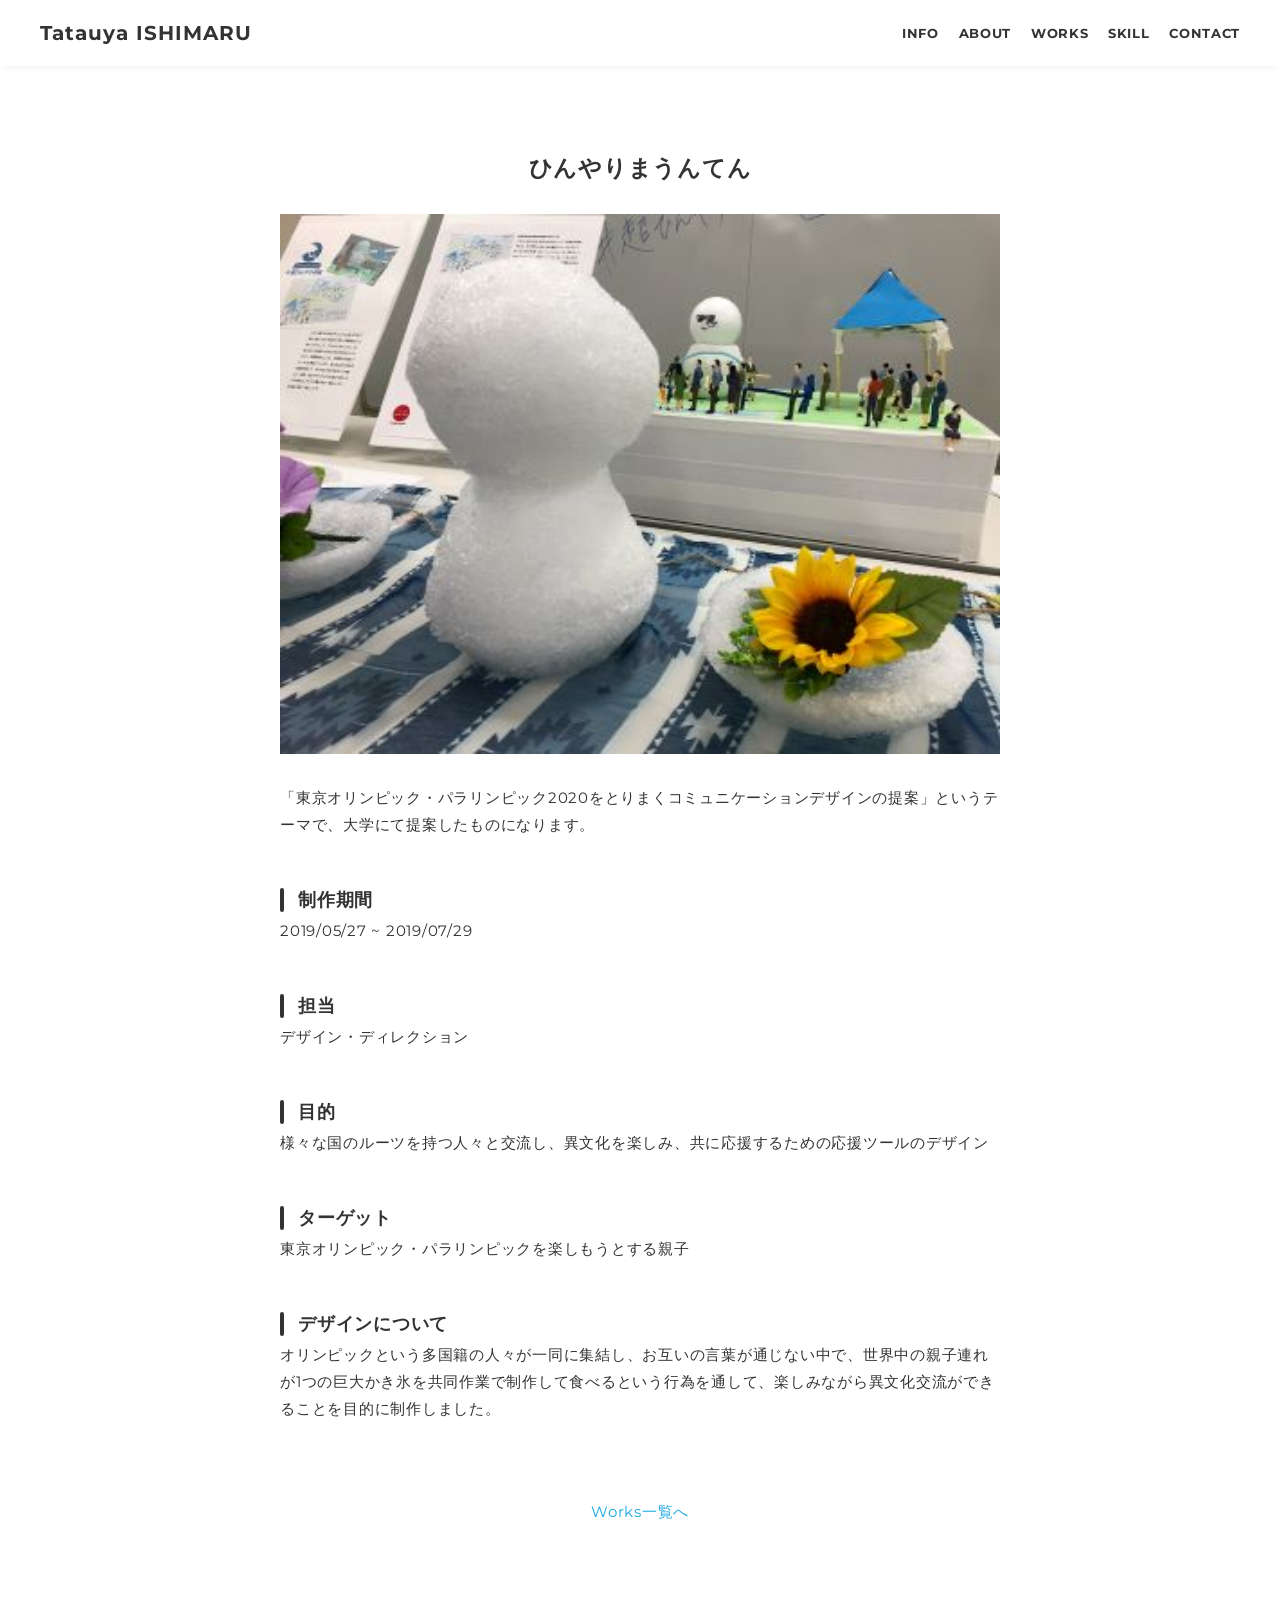
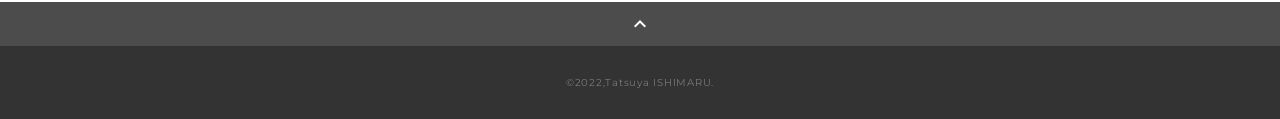
<file: PortfolioSite/01-works.html>
<!DOCTYPE html>
<html>
<head>
    <meta charset="utf-8">
    <meta http-equiv="X-UA-Compatible" content="IE=edge" />
    <meta name="viewport" content="width=device-width,initial-scale=1">
    <meta name="description" content="Tatsuya ISHIMARU's portfolio site." />
    <meta name="format-detection" content="telephone=no">
    <title>Tatsuya ISHIMARU</title>
    <link rel=”canonical” href=https://t-ishimaru.jp/01-works.html” />

    <!-- OGP -->
    <meta property="og:type" content="website">
    <meta property="og:title" content="Tatsuya ISHIMARU">
    <meta property="og:url" content="https://t-ishimaru.jp/01-works.html">
    <meta property="og:description" content="Tatsuya ISHIMARU's portfolio site.">
    <meta property="og:site_name" content="Tatsuya ISHIMARU" />
    <meta property="og:image" content="https://t-ishimaru.jp/img/ogp.png">
    <meta property="og:locale" content="ja_JP" />
    <meta name="twitter:card" content="summary_large_image" />
    <meta property="twitter:title" content="Tatsuya ISHIMARU" />
    <meta property="twitter:description" content="Tatsuya ISHIMARU's portfolio site." />
    <meta property="twitter:image" content="https://t-ishimaru.jp/img/ogp.png" />
    <meta property="fb:app_id" content="728212684908229" />

    <!-- icon -->
    <link rel="shortcut icon" href="img/favicon.ico" />
    <link rel="apple-touch-icon-precomposed" href="img/smartphone_icon_180×180.png" sizes="180x180">
    <link rel="icon" type="image/png" href="img/smartphone_icon_192×192.png" sizes="192x192">

    <!-- WindowsTile-->
    <meta name="msapplication-TileImage" content="https://t-ishimaru.jp/img/msapplication_icon.png" />
    <meta name="msapplication-TileColor" content="#000000" />

    <!-- Font -->
    <link rel="preconnect" href="https://fonts.gstatic.com">
    <link href="https://fonts.googleapis.com/css2?family=Montserrat:wght@400;700&display=swap" rel="stylesheet">
    <link href="https://fonts.googleapis.com/css?family=Material+Icons+Outlined" rel="stylesheet">

    <!-- CSS -->
    <link href="css/ress.css" media="all" rel="stylesheet" type="text/css" />
    <link href="css/style.css" media="all" rel="stylesheet" type="text/css" />

    <!-- Global site tag (gtag.js) - Google Analytics -->
    <script async src="https://www.googletagmanager.com/gtag/js?id=UA-171117516-1"></script>
    <script>
        window.dataLayer = window.dataLayer || [];
        function gtag() { dataLayer.push(arguments); }
        gtag('js', new Date());

        gtag('config', 'UA-171117516-1');
    </script>
</head>

<body>
    <div class="wrapper">
        <header class="header ">
            <div class="container">
                <h1 class="header-logo">
                    <a href=".">Tatauya ISHIMARU</a>
                </h1>
                <nav class="gnav">
                    <ul class="gnav-list">
                        <li class="gnav-item"><a href="./#info">INFO</a></li>
                        <li class="gnav-item"><a href="./#about">ABOUT</a></li>
                        <li class="gnav-item"><a href="./#works">WORKS</a></li>
                        <li class="gnav-item"><a href="./#skill">SKILL</a></li>
                        <li class="gnav-item"><a href="./#contact">CONTACT</a></li>
                    </ul>
                </nav>
            </div>
        </header>

        <main class="content">
            <article class="article">
                <div class="article-container">
                    <h2 class="article-title">ひんやりまうんてん</h2>
                    <div class="article-body">
                        <p>
                            <img src="img/hinyari-mountain.jpg" width="1000" height="913" alt="">
                        </p>
                        <p>
                            「東京オリンピック・パラリンピック2020をとりまくコミュニケーションデザインの提案」というテーマで、大学にて提案したものになります。
                        </p>
                        <h3>制作期間</h3>
                        <p>2019/05/27 ~ 2019/07/29</p>
                        <h3>担当</h3>
                        <p>デザイン・ディレクション</p>
                        <h3>目的</h3>
                        <p>様々な国のルーツを持つ人々と交流し、異文化を楽しみ、共に応援するための応援ツールのデザイン</p>
                        <h3>ターゲット</h3>
                        <p>東京オリンピック・パラリンピックを楽しもうとする親子</p>
                        <h3>デザインについて</h3>
                        <p>
                            オリンピックという多国籍の人々が一同に集結し、お互いの言葉が通じない中で、世界中の親子連れが1つの巨大かき氷を共同作業で制作して食べるという行為を通して、楽しみながら異文化交流ができることを目的に制作しました。
                        </p>
                        <p>

                        </p>
                    </div>
                    <div class="home-link">
                        <a href="./#works">Works一覧へ</a>
                    </div>
                </div>
            </article>

            <div class="page-top" id="js-page-top">
                <span class="material-icons-outlined">expand_less</span>
            </div>
        </main>

        <footer class="footer">
            <div class="copyright">&copy;2022,Tatsuya ISHIMARU.</div>
        </footer>

    </div>
    <script src="https://ajax.googleapis.com/ajax/libs/jquery/3.5.1/jquery.min.js"></script>
    <script type='text/javascript' src="js/script.js"></script>
</body>
</html>
</file>
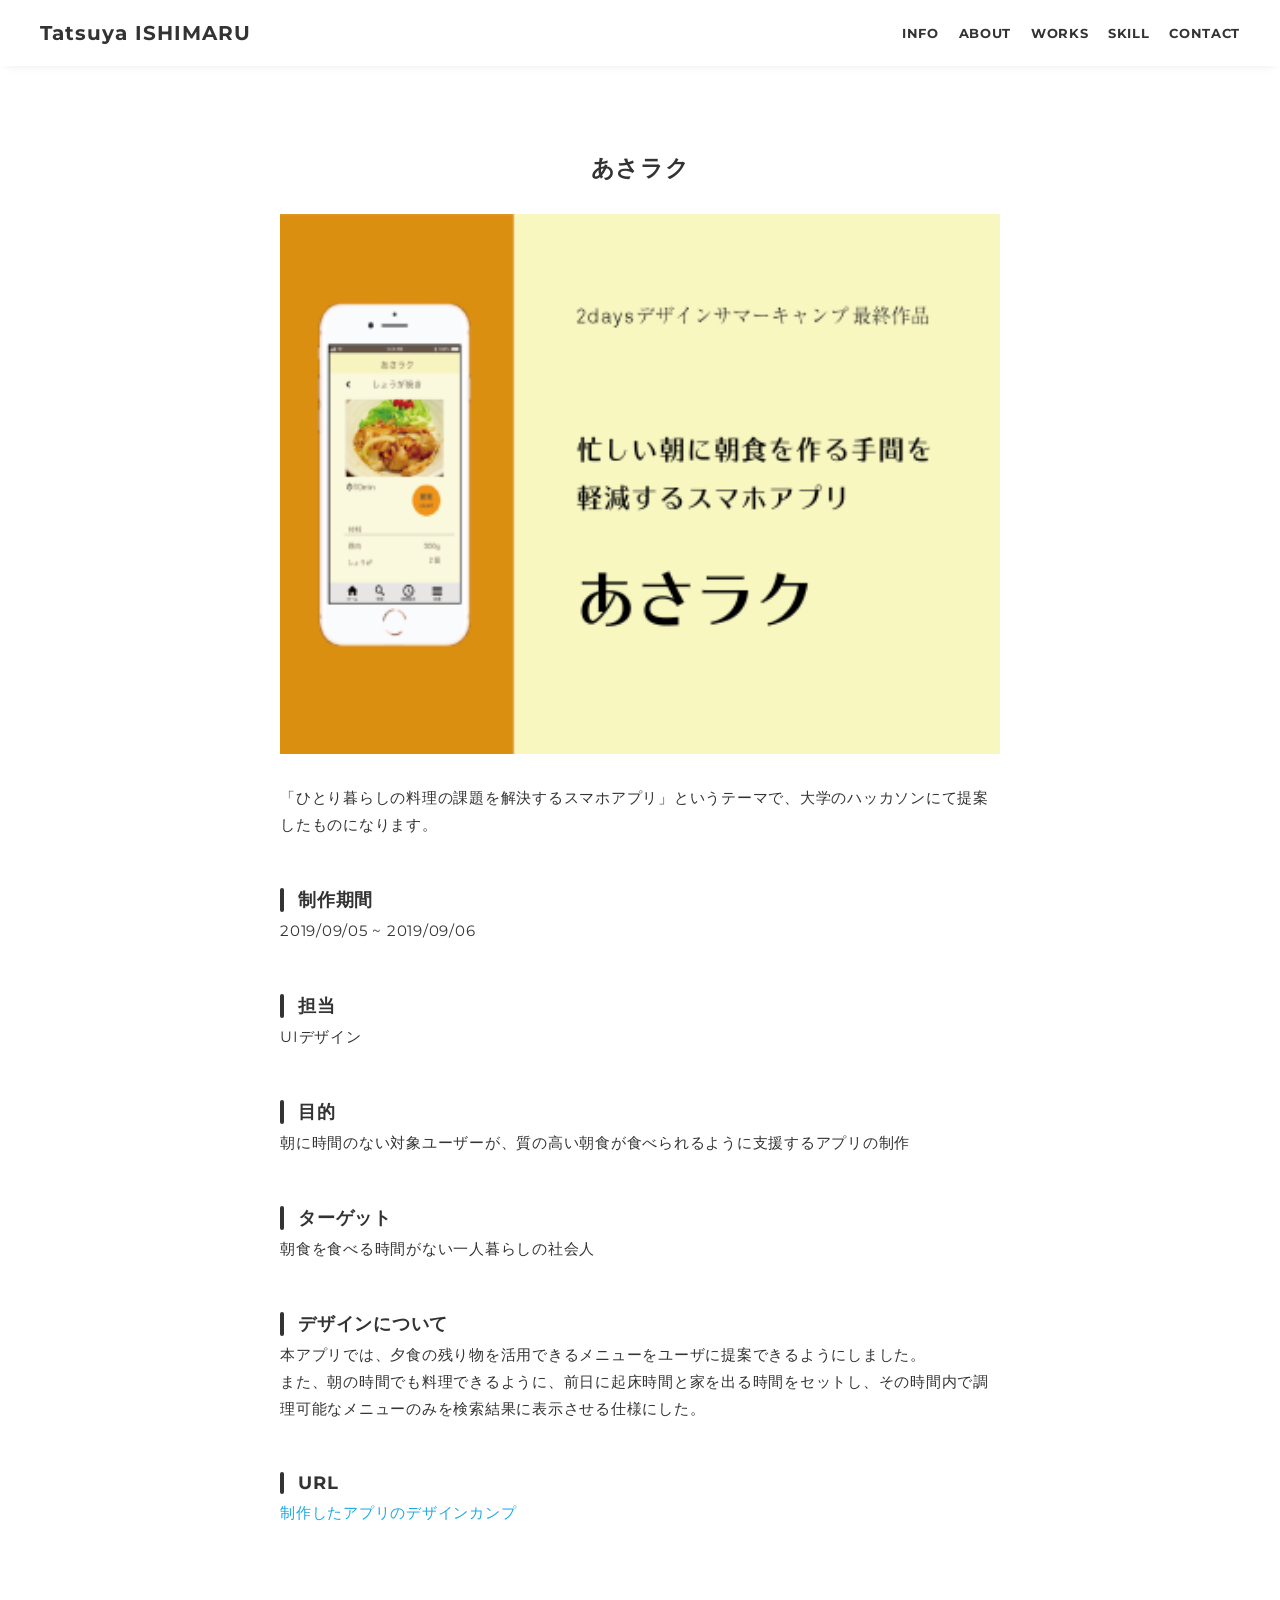
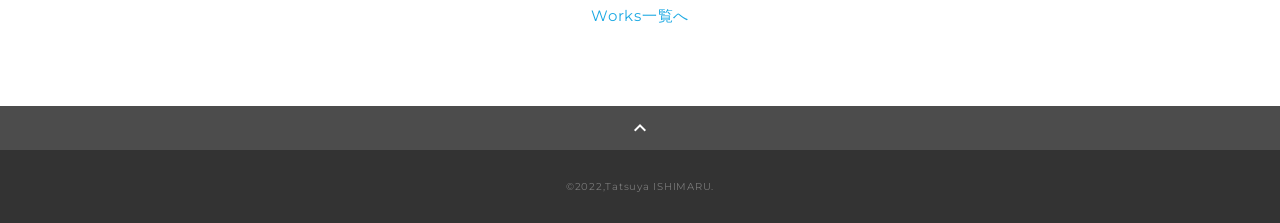
<file: PortfolioSite/02-works.html>
<!DOCTYPE html>
<html>
<head>
    <meta charset="utf-8">
    <meta http-equiv="X-UA-Compatible" content="IE=edge" />
    <meta name="viewport" content="width=device-width,initial-scale=1">
    <meta name="description" content="Tatsuya ISHIMARU's portfolio site." />
    <meta name="format-detection" content="telephone=no">
    <title>Tatsuya ISHIMARU</title>
    <link rel=”canonical” href=https://t-ishimaru.jp/02-works.html” />

    <!-- OGP -->
    <meta property="og:type" content="website">
    <meta property="og:title" content="Tatsuya ISHIMARU">
    <meta property="og:url" content="https://t-ishimaru.jp/02-works.html">
    <meta property="og:description" content="Tatsuya ISHIMARU's portfolio site.">
    <meta property="og:site_name" content="Tatsuya ISHIMARU" />
    <meta property="og:image" content="https://t-ishimaru.jp/img/ogp.png">
    <meta property="og:locale" content="ja_JP" />
    <meta name="twitter:card" content="summary_large_image" />
    <meta property="twitter:title" content="Tatsuya ISHIMARU" />
    <meta property="twitter:description" content="Tatsuya ISHIMARU's portfolio site." />
    <meta property="twitter:image" content="https://t-ishimaru.jp/img/ogp.png" />
    <meta property="fb:app_id" content="728212684908229" />

    <!-- icon -->
    <link rel="shortcut icon" href="img/favicon.ico" />
    <link rel="apple-touch-icon-precomposed" href="img/smartphone_icon_180×180.png" sizes="180x180">
    <link rel="icon" type="image/png" href="img/smartphone_icon_192×192.png" sizes="192x192">

    <!-- WindowsTile-->
    <meta name="msapplication-TileImage" content="https://t-ishimaru.jp/img/msapplication_icon.png" />
    <meta name="msapplication-TileColor" content="#000000" />

    <!-- Font -->
    <link rel="preconnect" href="https://fonts.gstatic.com">
    <link href="https://fonts.googleapis.com/css2?family=Montserrat:wght@400;700&display=swap" rel="stylesheet">
    <link href="https://fonts.googleapis.com/css?family=Material+Icons+Outlined" rel="stylesheet">

    <!-- CSS -->
    <link href="css/ress.css" media="all" rel="stylesheet" type="text/css" />
    <link href="css/style.css" media="all" rel="stylesheet" type="text/css" />

    <!-- Global site tag (gtag.js) - Google Analytics -->
    <script async src="https://www.googletagmanager.com/gtag/js?id=UA-171117516-1"></script>
    <script>
        window.dataLayer = window.dataLayer || [];
        function gtag() { dataLayer.push(arguments); }
        gtag('js', new Date());

        gtag('config', 'UA-171117516-1');
    </script>
</head>

<body>
    <div class="wrapper">
        <header class="header ">
            <div class="container">
                <h1 class="header-logo">
                    <a href=".">Tatsuya ISHIMARU</a>
                </h1>
                <nav class="gnav">
                    <ul class="gnav-list">
                        <li class="gnav-item"><a href="./#info">INFO</a></li>
                        <li class="gnav-item"><a href="./#about">ABOUT</a></li>
                        <li class="gnav-item"><a href="./#works">WORKS</a></li>
                        <li class="gnav-item"><a href="./#skill">SKILL</a></li>
                        <li class="gnav-item"><a href="./#contact">CONTACT</a></li>
                    </ul>
                </nav>
            </div>
        </header>

        <main class="content">
            <article class="article">
                <div class="article-container">
                    <h2 class="article-title">あさラク</h2>
                    <div class="article-body">
                        <p>
                            <img src="img/asaraku.png" width="1000" height="913" alt="">
                        </p>
                        <p>
                            「ひとり暮らしの料理の課題を解決するスマホアプリ」というテーマで、大学のハッカソンにて提案したものになります。
                        </p>
                        <h3>制作期間</h3>
                        <p>2019/09/05 ~ 2019/09/06</p>
                        <h3>担当</h3>
                        <p>UIデザイン</p>
                        <h3>目的</h3>
                        <p>朝に時間のない対象ユーザーが、質の高い朝食が食べられるように支援するアプリの制作</p>
                        <h3>ターゲット</h3>
                        <p>朝食を食べる時間がない一人暮らしの社会人</p>
                        <h3>デザインについて</h3>
                        <p>
                            本アプリでは、夕食の残り物を活用できるメニューをユーザに提案できるようにしました。<br>
                            また、朝の時間でも料理できるように、前日に起床時間と家を出る時間をセットし、その時間内で調理可能なメニューのみを検索結果に表示させる仕様にした。
                        <h3>URL</h3>
                        <p><a href="https://www.figma.com/file/C9VjlBTx7DJOZGnx6kdKDv/20190906_%25E3%2582%25AF%25E3%2583%2583%25E3%2582%25AF%25E3%2583%2591%25E3%2583%2583%25E3%2583%2589_%25E6%259C%2580%25E7%25B5%2582%25E4%25BD%259C%25E5%2593%2581%25E3%2580%258E%25E3%2581%2582%25E3%2581%2595%25E3%2583%25A9%25E3%2582%25AF%25E3%2580%258F" target="_blank" rel="noopener">制作したアプリのデザインカンプ</a></p>
                    </div>
                    <div class="home-link">
                        <a href="./#works">Works一覧へ</a>
                    </div>
                </div>
            </article>

            <div class="page-top" id="js-page-top">
                <span class="material-icons-outlined">expand_less</span>
            </div>
        </main>

        <footer class="footer">
            <div class="copyright">&copy;2022,Tatsuya ISHIMARU.</div>
        </footer>

    </div>
    <script src="https://ajax.googleapis.com/ajax/libs/jquery/3.5.1/jquery.min.js"></script>
    <script type='text/javascript' src="js/script.js"></script>
</body>
</html>
</file>
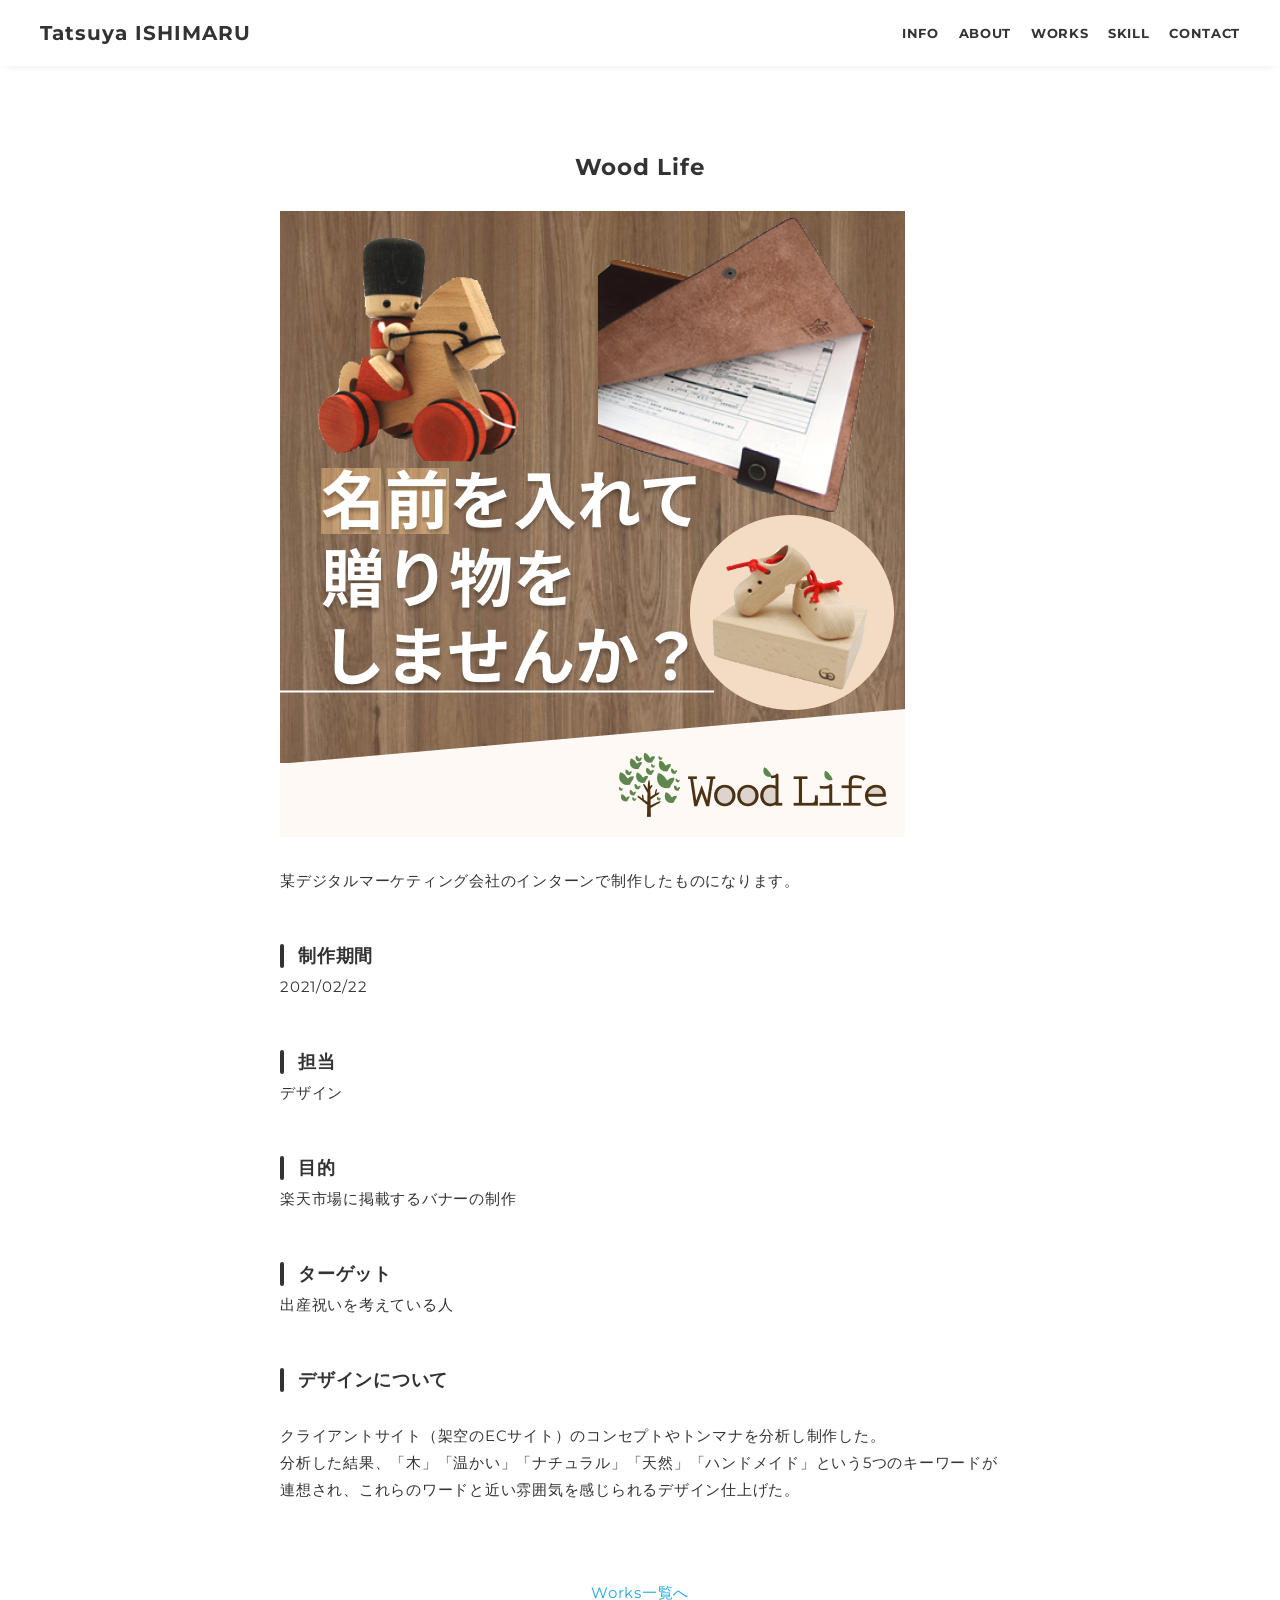
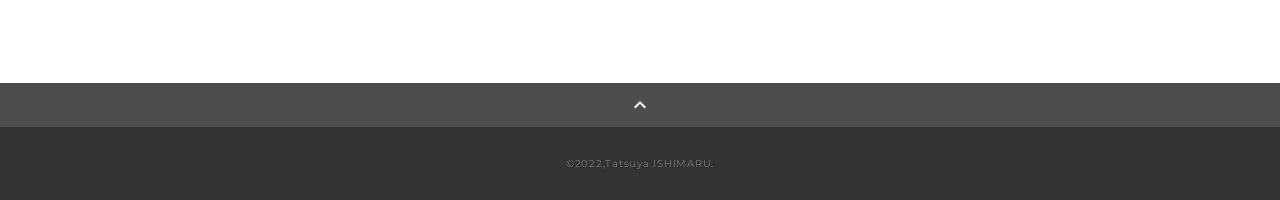
<file: PortfolioSite/05-works.html>
<!DOCTYPE html>
<html>
<head>
    <meta charset="utf-8">
    <meta http-equiv="X-UA-Compatible" content="IE=edge" />
    <meta name="viewport" content="width=device-width,initial-scale=1">
    <meta name="description" content="Tatsuya ISHIMARU's portfolio site." />
    <meta name="format-detection" content="telephone=no">
    <title>Tatsuya ISHIMARU</title>
    <link rel=”canonical” href=https://t-ishimaru.jp/05-works.html” />

    <!-- OGP -->
    <meta property="og:type" content="website">
    <meta property="og:title" content="Tatsuya ISHIMARU">
    <meta property="og:url" content="https://t-ishimaru.jp/05-works.html">
    <meta property="og:description" content="Tatsuya ISHIMARU's portfolio site.">
    <meta property="og:site_name" content="Tatsuya ISHIMARU" />
    <meta property="og:image" content="https://t-ishimaru.jp/img/ogp.png">
    <meta property="og:locale" content="ja_JP" />
    <meta name="twitter:card" content="summary_large_image" />
    <meta property="twitter:title" content="Tatsuya ISHIMARU" />
    <meta property="twitter:description" content="Tatsuya ISHIMARU's portfolio site." />
    <meta property="twitter:image" content="https://t-ishimaru.jp/img/ogp.png" />
    <meta property="fb:app_id" content="728212684908229" />

    <!-- icon -->
    <link rel="shortcut icon" href="img/favicon.ico" />
    <link rel="apple-touch-icon-precomposed" href="img/smartphone_icon_180×180.png" sizes="180x180">
    <link rel="icon" type="image/png" href="img/smartphone_icon_192×192.png" sizes="192x192">

    <!-- WindowsTile-->
    <meta name="msapplication-TileImage" content="https://t-ishimaru.jp/img/msapplication_icon.png" />
    <meta name="msapplication-TileColor" content="#000000" />

    <!-- Font -->
    <link rel="preconnect" href="https://fonts.gstatic.com">
    <link href="https://fonts.googleapis.com/css2?family=Montserrat:wght@400;700&display=swap" rel="stylesheet">
    <link href="https://fonts.googleapis.com/css?family=Material+Icons+Outlined" rel="stylesheet">

    <!-- CSS -->
    <link href="css/ress.css" media="all" rel="stylesheet" type="text/css" />
    <link href="css/style.css" media="all" rel="stylesheet" type="text/css" />

    <!-- Global site tag (gtag.js) - Google Analytics -->
    <script async src="https://www.googletagmanager.com/gtag/js?id=UA-171117516-1"></script>
    <script>
        window.dataLayer = window.dataLayer || [];
        function gtag() { dataLayer.push(arguments); }
        gtag('js', new Date());

        gtag('config', 'UA-171117516-1');
    </script>
</head>

<body>
    <div class="wrapper">
        <header class="header ">
            <div class="container">
                <h1 class="header-logo">
                    <a href=".">Tatsuya ISHIMARU</a>
                </h1>
                <nav class="gnav">
                    <ul class="gnav-list">
                        <li class="gnav-item"><a href="./#info">INFO</a></li>
                        <li class="gnav-item"><a href="./#about">ABOUT</a></li>
                        <li class="gnav-item"><a href="./#works">WORKS</a></li>
                        <li class="gnav-item"><a href="./#skill">SKILL</a></li>
                        <li class="gnav-item"><a href="./#contact">CONTACT</a></li>
                    </ul>
                </nav>
            </div>
        </header>

        <main class="content">
            <article class="article">
                <div class="article-container">
                    <h2 class="article-title">Wood Life</h2>
                    <div class="article-body">
                        <p>
                            <img src="img/woodlife.png" alt="">
                        </p>
                        <p>
                            某デジタルマーケティング会社のインターンで制作したものになります。
                        </p>
                        <h3>制作期間</h3>
                        <p>2021/02/22</p>
                        <h3>担当</h3>
                        <p>デザイン</p>
                        <h3>目的</h3>
                        <p>楽天市場に掲載するバナーの制作</p>
                        <h3>ターゲット</h3>
                        <p>出産祝いを考えている人</p>
                        <h3>デザインについて</h3>
                        <p>
                            
                        </p>
                        <p>
                            クライアントサイト（架空のECサイト）のコンセプトやトンマナを分析し制作した。<br>
                            分析した結果、「木」「温かい」「ナチュラル」「天然」「ハンドメイド」という5つのキーワードが連想され、これらのワードと近い雰囲気を感じられるデザイン仕上げた。
                        </p>
                    </div>
                    <div class="home-link">
                        <a href="./#works">Works一覧へ</a>
                    </div>
                </div>
            </article>

            <div class="page-top" id="js-page-top">
                <span class="material-icons-outlined">expand_less</span>
            </div>
        </main>

        <footer class="footer">
            <div class="copyright">&copy;2022,Tatsuya ISHIMARU.</div>
        </footer>

    </div>
    <script src="https://ajax.googleapis.com/ajax/libs/jquery/3.5.1/jquery.min.js"></script>
    <script type='text/javascript' src="js/script.js"></script>
</body>
</html>
</file>
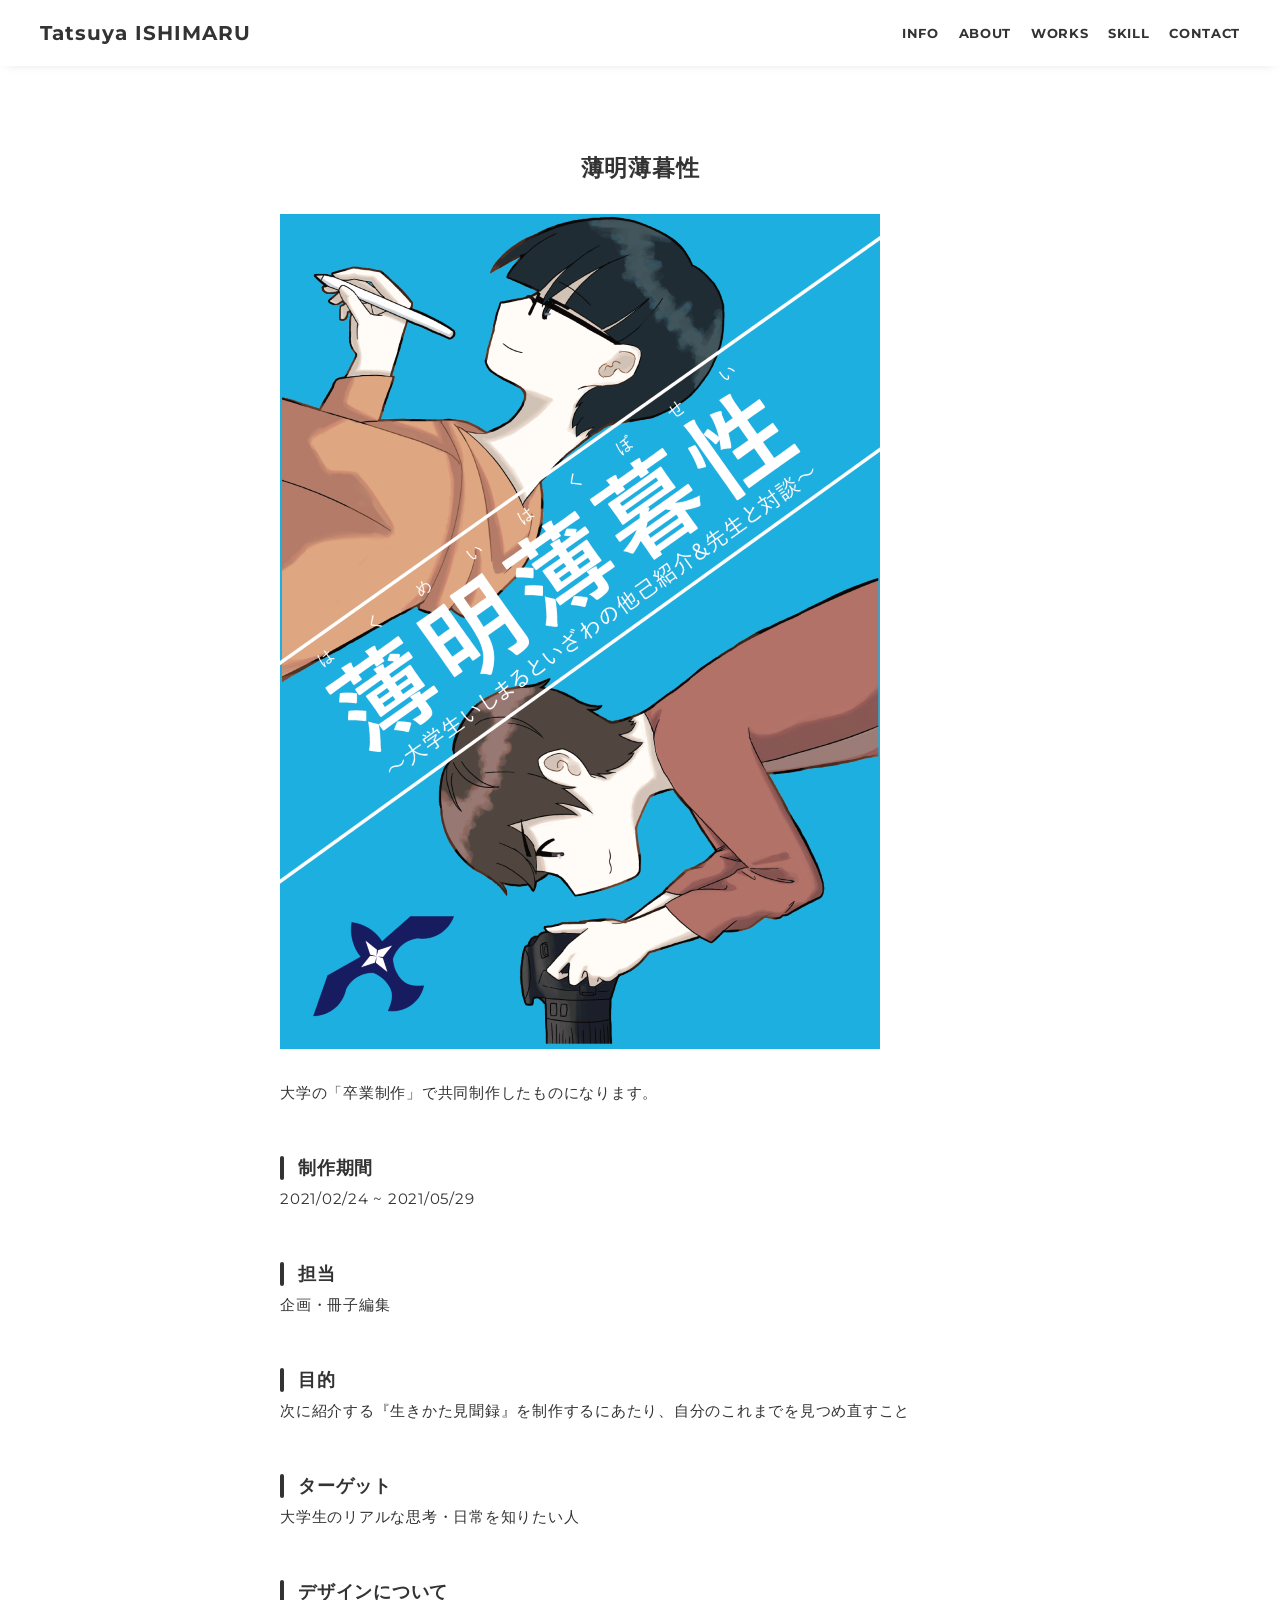
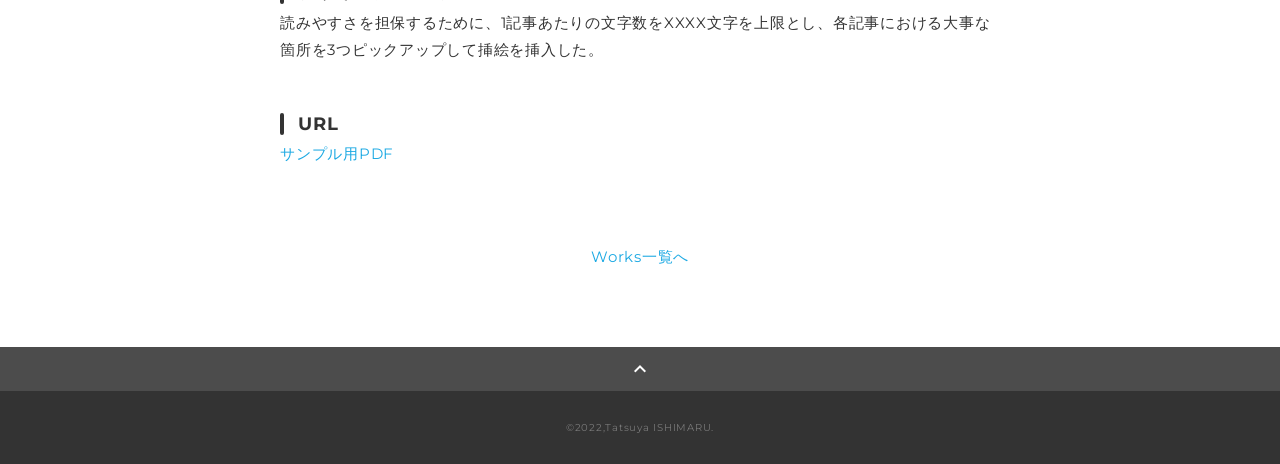
<file: PortfolioSite/06-works.html>
<!DOCTYPE html>
<html>
<head>
    <meta charset="utf-8">
    <meta http-equiv="X-UA-Compatible" content="IE=edge" />
    <meta name="viewport" content="width=device-width,initial-scale=1">
    <meta name="description" content="Tatsuya ISHIMARU's portfolio site." />
    <meta name="format-detection" content="telephone=no">
    <title>Tatsuya ISHIMARU</title>
    <link rel=”canonical” href=https://t-ishimaru.jp/06-works.html” />

    <!-- OGP -->
    <meta property="og:type" content="website">
    <meta property="og:title" content="Tatsuya ISHIMARU">
    <meta property="og:url" content="https://t-ishimaru.jp/06-works.html">
    <meta property="og:description" content="Tatsuya ISHIMARU's portfolio site.">
    <meta property="og:site_name" content="Tatsuya ISHIMARU" />
    <meta property="og:image" content="https://t-ishimaru.jp/img/ogp.png">
    <meta property="og:locale" content="ja_JP" />
    <meta name="twitter:card" content="summary_large_image" />
    <meta property="twitter:title" content="Tatsuya ISHIMARU" />
    <meta property="twitter:description" content="Tatsuya ISHIMARU's portfolio site." />
    <meta property="twitter:image" content="https://t-ishimaru.jp/img/ogp.png" />
    <meta property="fb:app_id" content="728212684908229" />

    <!-- icon -->
    <link rel="shortcut icon" href="img/favicon.ico" />
    <link rel="apple-touch-icon-precomposed" href="img/smartphone_icon_180×180.png" sizes="180x180">
    <link rel="icon" type="image/png" href="img/smartphone_icon_192×192.png" sizes="192x192">

    <!-- WindowsTile-->
    <meta name="msapplication-TileImage" content="https://t-ishimaru.jp/img/msapplication_icon.png" />
    <meta name="msapplication-TileColor" content="#000000" />

    <!-- Font -->
    <link rel="preconnect" href="https://fonts.gstatic.com">
    <link href="https://fonts.googleapis.com/css2?family=Montserrat:wght@400;700&display=swap" rel="stylesheet">
    <link href="https://fonts.googleapis.com/css?family=Material+Icons+Outlined" rel="stylesheet">

    <!-- CSS -->
    <link href="css/ress.css" media="all" rel="stylesheet" type="text/css" />
    <link href="css/style.css" media="all" rel="stylesheet" type="text/css" />

    <!-- Global site tag (gtag.js) - Google Analytics -->
    <script async src="https://www.googletagmanager.com/gtag/js?id=UA-171117516-1"></script>
    <script>
        window.dataLayer = window.dataLayer || [];
        function gtag() { dataLayer.push(arguments); }
        gtag('js', new Date());

        gtag('config', 'UA-171117516-1');
    </script>
</head>

<body>
    <div class="wrapper">
        <header class="header ">
            <div class="container">
                <h1 class="header-logo">
                    <a href=".">Tatsuya ISHIMARU</a>
                </h1>
                <nav class="gnav">
                    <ul class="gnav-list">
                        <li class="gnav-item"><a href="./#info">INFO</a></li>
                        <li class="gnav-item"><a href="./#about">ABOUT</a></li>
                        <li class="gnav-item"><a href="./#works">WORKS</a></li>
                        <li class="gnav-item"><a href="./#skill">SKILL</a></li>
                        <li class="gnav-item"><a href="./#contact">CONTACT</a></li>
                    </ul>
                </nav>
            </div>
        </header>

        <main class="content">

            <article class="article">
                <div class="article-container">
                    <h2 class="article-title">薄明薄暮性</h2>
                    <div class="article-body">
                        <p>
                            <img src="img/hakumei-hakubosei.png" alt="">
                        </p>
                        <p>
                            大学の「卒業制作」で共同制作したものになります。
                        </p>
                        <h3>制作期間</h3>
                        <p>2021/02/24 ~ 2021/05/29</p>
                        <h3>担当</h3>
                        <p>企画・冊子編集</p>
                        <h3>目的</h3>
                        <p>次に紹介する『生きかた見聞録』を制作するにあたり、自分のこれまでを見つめ直すこと</p>
                        <h3>ターゲット</h3>
                        <p>大学生のリアルな思考・日常を知りたい人</p>
                        <h3>デザインについて</h3>
                        <p>
                            読みやすさを担保するために、1記事あたりの文字数をXXXX文字を上限とし、各記事における大事な箇所を3つピックアップして挿絵を挿入した。
                        </p>
                        <h3>URL</h3>
                        <p><a href="https://drive.google.com/file/d/1uOnIFWyJ2IT-dv-AUkURQM5tny5MVFl8/view?usp=sharing" target="_blank" rel="noopener">サンプル用PDF</a></p>
                    </div>
                    <div class="home-link">
                        <a href="./#works">Works一覧へ</a>
                    </div>
                </div>
            </article>

            <div class="page-top" id="js-page-top">
                <span class="material-icons-outlined">expand_less</span>
            </div>
        </main>

        <footer class="footer">
            <div class="copyright">&copy;2022,Tatsuya ISHIMARU.</div>
        </footer>

    </div>
    <script src="https://ajax.googleapis.com/ajax/libs/jquery/3.5.1/jquery.min.js"></script>
    <script type='text/javascript' src="js/script.js"></script>
</body>
</html>
</file>
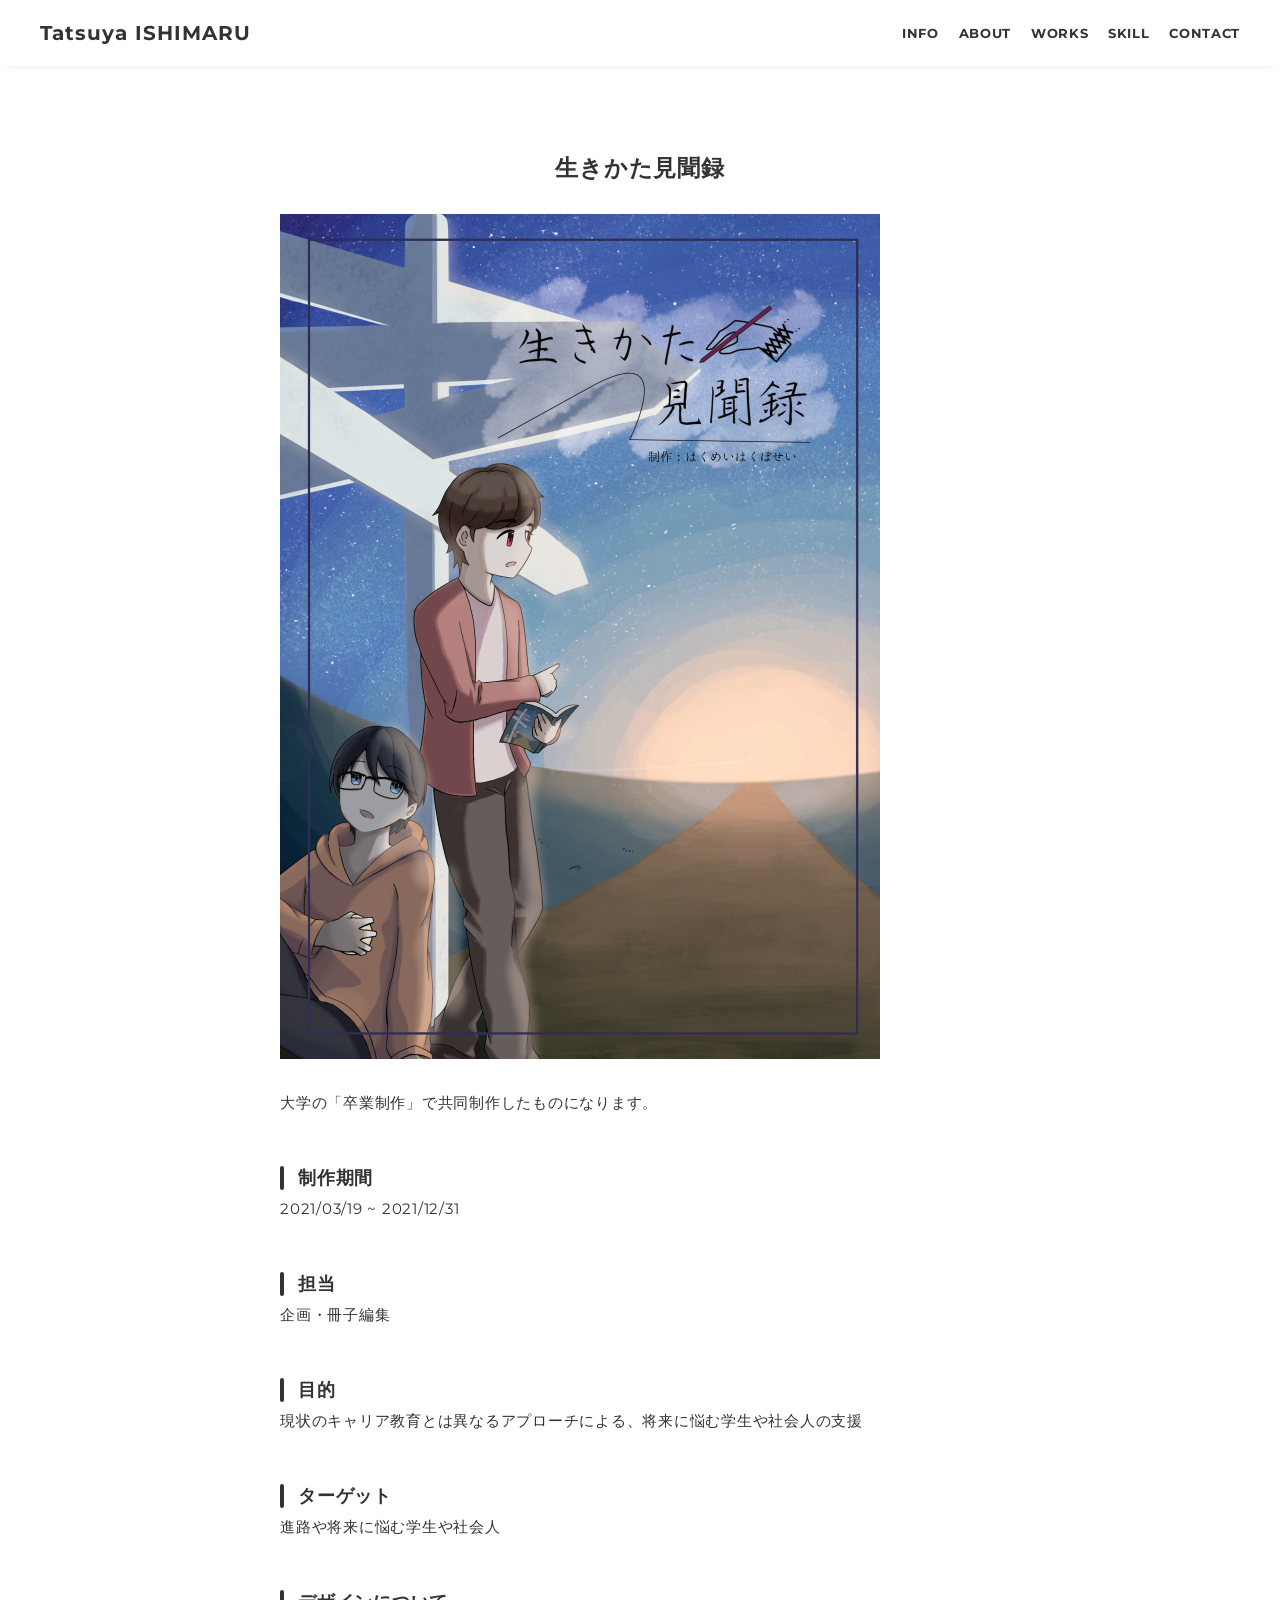
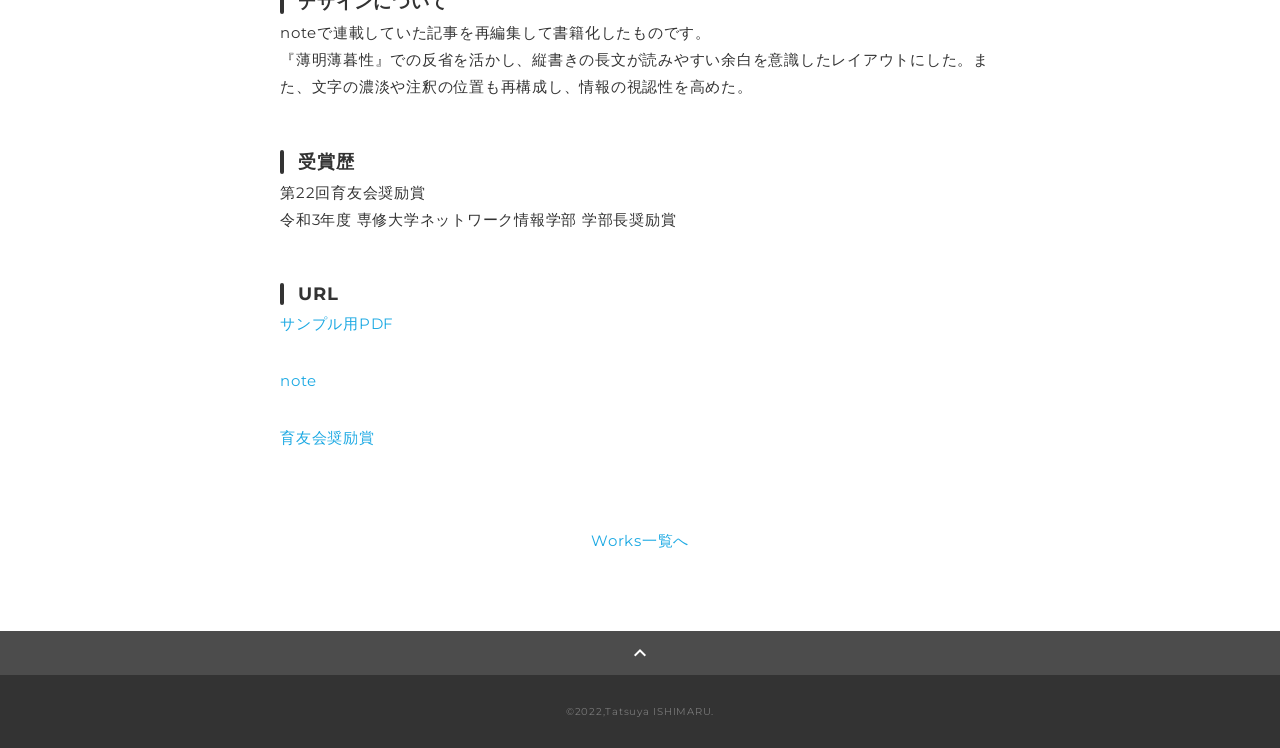
<file: PortfolioSite/07-works.html>
<!DOCTYPE html>
<html>
<head>
    <meta charset="utf-8">
    <meta http-equiv="X-UA-Compatible" content="IE=edge" />
    <meta name="viewport" content="width=device-width,initial-scale=1">
    <meta name="description" content="Tatsuya ISHIMARU's portfolio site." />
    <meta name="format-detection" content="telephone=no">
    <title>Tatsuya ISHIMARU</title>
    <link rel=”canonical” href=https://t-ishimaru.jp/07-works.html” />

    <!-- OGP -->
    <meta property="og:type" content="website">
    <meta property="og:title" content="Tatsuya ISHIMARU">
    <meta property="og:url" content="https://t-ishimaru.jp/07-works.html">
    <meta property="og:description" content="Tatsuya ISHIMARU's portfolio site.">
    <meta property="og:site_name" content="Tatsuya ISHIMARU" />
    <meta property="og:image" content="https://t-ishimaru.jp/img/ogp.png">
    <meta property="og:locale" content="ja_JP" />
    <meta name="twitter:card" content="summary_large_image" />
    <meta property="twitter:title" content="Tatsuya ISHIMARU" />
    <meta property="twitter:description" content="Tatsuya ISHIMARU's portfolio site." />
    <meta property="twitter:image" content="https://t-ishimaru.jp/img/ogp.png" />
    <meta property="fb:app_id" content="728212684908229" />

    <!-- icon -->
    <link rel="shortcut icon" href="img/favicon.ico" />
    <link rel="apple-touch-icon-precomposed" href="img/smartphone_icon_180×180.png" sizes="180x180">
    <link rel="icon" type="image/png" href="img/smartphone_icon_192×192.png" sizes="192x192">

    <!-- WindowsTile-->
    <meta name="msapplication-TileImage" content="https://t-ishimaru.jp/img/msapplication_icon.png" />
    <meta name="msapplication-TileColor" content="#000000" />

    <!-- Font -->
    <link rel="preconnect" href="https://fonts.gstatic.com">
    <link href="https://fonts.googleapis.com/css2?family=Montserrat:wght@400;700&display=swap" rel="stylesheet">
    <link href="https://fonts.googleapis.com/css?family=Material+Icons+Outlined" rel="stylesheet">

    <!-- CSS -->
    <link href="css/ress.css" media="all" rel="stylesheet" type="text/css" />
    <link href="css/style.css" media="all" rel="stylesheet" type="text/css" />

    <!-- Global site tag (gtag.js) - Google Analytics -->
    <script async src="https://www.googletagmanager.com/gtag/js?id=UA-171117516-1"></script>
    <script>
        window.dataLayer = window.dataLayer || [];
        function gtag() { dataLayer.push(arguments); }
        gtag('js', new Date());

        gtag('config', 'UA-171117516-1');
    </script>
</head>

<body>
    <div class="wrapper">
        <header class="header ">
            <div class="container">
                <h1 class="header-logo">
                    <a href=".">Tatsuya ISHIMARU</a>
                </h1>
                <nav class="gnav">
                    <ul class="gnav-list">
                        <li class="gnav-item"><a href="./#info">INFO</a></li>
                        <li class="gnav-item"><a href="./#about">ABOUT</a></li>
                        <li class="gnav-item"><a href="./#works">WORKS</a></li>
                        <li class="gnav-item"><a href="./#skill">SKILL</a></li>
                        <li class="gnav-item"><a href="./#contact">CONTACT</a></li>
                    </ul>
                </nav>
            </div>
        </header>

        <main class="content">

            <article class="article">
                <div class="article-container">
                    <h2 class="article-title">生きかた見聞録</h2>
                    <div class="article-body">
                        <p>
                            <img src="img/ikikata-kenbunroku.png" alt="">
                        </p>
                        <p>
                            大学の「卒業制作」で共同制作したものになります。
                        </p>
                        <h3>制作期間</h3>
                        <p>2021/03/19 ~ 2021/12/31</p>
                        <h3>担当</h3>
                        <p>企画・冊子編集</p>
                        <h3>目的</h3>
                        <p>現状のキャリア教育とは異なるアプローチによる、将来に悩む学生や社会人の支援</p>
                        <h3>ターゲット</h3>
                        <p>進路や将来に悩む学生や社会人</p>
                        <h3>デザインについて</h3>
                        <p>
                            noteで連載していた記事を再編集して書籍化したものです。<br>
                            『薄明薄暮性』での反省を活かし、縦書きの長文が読みやすい余白を意識したレイアウトにした。また、文字の濃淡や注釈の位置も再構成し、情報の視認性を高めた。
                        </p>
                        <h3>受賞歴</h3>
                        <p>
                            第22回育友会奨励賞<br>
                            令和3年度   専修大学ネットワーク情報学部 学部長奨励賞
                        </p>
                        <h3>URL</h3>
                        <p><a href="https://drive.google.com/file/d/1K3ch1awByLtqcDKuX1VdRNDlPuUnTCSY/view?usp=sharing" target="_blank" rel="noopener">サンプル用PDF</a></p>
                        <p><a href="https://note.com/hakekure/m/mb969e9d8d8c3" target="_blank" rel="noopener">note</a></p>
                        <p><a href="https://www.ikuyuu.com/award/award-62/" target="_blank" rel="noopener">育友会奨励賞</a></p>
                    </div>
                    <div class="home-link">
                        <a href="./#works">Works一覧へ</a>
                    </div>
                </div>
            </article>

            <div class="page-top" id="js-page-top">
                <span class="material-icons-outlined">expand_less</span>
            </div>
        </main>

        <footer class="footer">
            <div class="copyright">&copy;2022,Tatsuya ISHIMARU.</div>
        </footer>

    </div>
    <script src="https://ajax.googleapis.com/ajax/libs/jquery/3.5.1/jquery.min.js"></script>
    <script type='text/javascript' src="js/script.js"></script>
</body>
</html>
</file>
<file: PortfolioSite/css/ress.css>
/*!
 * ress.css • v3.0.1
 * MIT License
 * github.com/filipelinhares/ress
 */

/* # =================================================================
   # Global selectors
   # ================================================================= */

html {
  box-sizing: border-box;
  word-break: normal;
  -moz-tab-size: 4;
  tab-size: 4;

  -webkit-text-size-adjust: 100%; /* Prevent adjustments of font size after orientation changes in iOS */
}

*,
::before,
::after {
  box-sizing: inherit;
  background-repeat: no-repeat; /* Set `background-repeat: no-repeat` to all elements and pseudo elements */
}

::before,
::after {
  vertical-align: inherit;
  text-decoration: inherit; /* Inherit text-decoration and vertical align to ::before and ::after pseudo elements */
}

* {
  margin: 0;
  padding: 0; /* Reset `padding` and `margin` of all elements */
}

/* # =================================================================
   # General elements
   # ================================================================= */

hr {
  overflow: visible; /* Show the overflow in Edge and IE */
  height: 0; /* Add the correct box sizing in Firefox */
}

details,
main {
  display: block; /* Render the `main` element consistently in IE. */
}

summary {
  display: list-item; /* Add the correct display in all browsers */
}

small {
  font-size: 80%; /* Set font-size to 80% in `small` elements */
}

[hidden] {
  display: none; /* Add the correct display in IE */
}

abbr[title] {
  /* Add the correct text decoration in Chrome, Edge, IE, Opera, and Safari */
  text-decoration: underline;
  text-decoration: underline dotted;
  border-bottom: none; /* Remove the bottom border in Chrome 57 */
}

a {
  background-color: transparent; /* Remove the gray background on active links in IE 10 */
}

a:active,
a:hover {
  outline-width: 0; /* Remove the outline when hovering in all browsers */
}

code,
kbd,
pre,
samp {
  font-family: monospace, monospace; /* Specify the font family of code elements */
}

pre {
  font-size: 1em; /* Correct the odd `em` font sizing in all browsers */
}

b,
strong {
  font-weight: bolder; /* Add the correct font weight in Chrome, Edge, and Safari */
}

/* https://gist.github.com/unruthless/413930 */
sub,
sup {
  position: relative;
  font-size: 75%;
  line-height: 0;
  vertical-align: baseline;
}

sub {
  bottom: -.25em;
}

sup {
  top: -.5em;
}

/* # =================================================================
   # Forms
   # ================================================================= */

input {
  border-radius: 0;
}

/* Replace pointer cursor in disabled elements */
[disabled] {
  cursor: default;
}

[type="number"]::-webkit-container-spin-button,
[type="number"]::-webkit-outer-spin-button {
  height: auto; /* Correct the cursor style of increment and decrement buttons in Chrome */
}

[type="search"] {
  outline-offset: -2px; /* Correct the outline style in Safari */

  -webkit-appearance: textfield; /* Correct the odd appearance in Chrome and Safari */
}

[type="search"]::-webkit-search-decoration {
  -webkit-appearance: none; /* Remove the container padding in Chrome and Safari on macOS */
}

textarea {
  overflow: auto; /* Internet Explorer 11+ */
  resize: vertical; /* Specify textarea resizability */
}

button,
input,
optgroup,
select,
textarea {
  font: inherit; /* Specify font inheritance of form elements */
}

optgroup {
  font-weight: bold; /* Restore the font weight unset by the previous rule */
}

button {
  overflow: visible; /* Address `overflow` set to `hidden` in IE 8/9/10/11 */
}

button,
select {
  text-transform: none; /* Firefox 40+, Internet Explorer 11- */
}

/* Apply cursor pointer to button elements */
button,
[type="button"],
[type="reset"],
[type="submit"],
[role="button"] {
  cursor: pointer;
  color: inherit;
}

/* Remove container padding and border in Firefox 4+ */
button::-moz-focus-container,
[type="button"]::-moz-focus-container,
[type="reset"]::-moz-focus-container,
[type="submit"]::-moz-focus-container {
  padding: 0;
  border-style: none;
}

/* Replace focus style removed in the border reset above */
button:-moz-focusring,
[type="button"]::-moz-focus-container,
[type="reset"]::-moz-focus-container,
[type="submit"]::-moz-focus-container {
  outline: 1px dotted ButtonText;
}

button,
html [type="button"],
/* Prevent a WebKit bug where (2) destroys native `audio` and `video`controls in Android 4 */
[type="reset"],
[type="submit"] {
  -webkit-appearance: button; /* Correct the inability to style clickable types in iOS */
}

/* Remove the default button styling in all browsers */
button,
input,
select,
textarea {
  border-style: none;
  background-color: transparent;
}

/* Style select like a standard input */
select {
  -webkit-appearance: none; /* Chrome 41+ */
  -moz-appearance: none; /* Firefox 36+ */
}

select::-ms-expand {
  display: none; /* Internet Explorer 11+ */
}

select::-ms-value {
  color: currentColor; /* Internet Explorer 11+ */
}

legend {
  display: table; /* Correct the text wrapping in Edge and IE */
  max-width: 100%; /* Correct the text wrapping in Edge and IE */
  max-width: 100%; /* Correct the text wrapping in Edge 18- and IE */
  white-space: normal; /* Correct the text wrapping in Edge and IE */
  color: inherit; /* Correct the color inheritance from `fieldset` elements in IE */
  border: 0; /* Correct `color` not being inherited in IE 8/9/10/11 */
}

::-webkit-file-upload-button {
  font: inherit; /* Change font properties to `inherit` in Chrome and Safari */
  color: inherit;
  /* Correct the inability to style clickable types in iOS and Safari */

  -webkit-appearance: button;
}

/* # =================================================================
   # Specify media element style
   # ================================================================= */

img {
  border-style: none; /* Remove border when inside `a` element in IE 8/9/10 */
}

/* Add the correct vertical alignment in Chrome, Firefox, and Opera */
progress {
  vertical-align: baseline;
}

/* # =================================================================
   # Accessibility
   # ================================================================= */

/* Hide content from screens but not screenreaders */
@media screen {
  [hidden~="screen"] {
    display: inherit;
  }
  [hidden~="screen"]:not(:active):not(:focus):not(:target) {
    position: absolute !important;
    clip: rect(0 0 0 0) !important;
  }
}

/* Specify the progress cursor of updating elements */
[aria-busy="true"] {
  cursor: progress;
}

/* Specify the pointer cursor of trigger elements */
[aria-controls] {
  cursor: pointer;
}

/* Specify the unstyled cursor of disabled, not-editable, or otherwise inoperable elements */
[aria-disabled] {
  cursor: default;
}
</file>
<file: PortfolioSite/css/style.css>
body {
  font-family: "Montserrat","Helvetica Neue",Arial,"Hiragino Kaku Gothic ProN","Hiragino Sans",Meiryo,sans-serif;
  font-size: 15px;
  letter-spacing: .05em;
  color: #333;
}

a {
  transition: opacity .3s;
  text-decoration: none;
  color: #1ca9e3;
}

img {
  max-width: 100%;
  height: auto;
  vertical-align: bottom;
  border-style: none;
}



.pc-only {
  display: block;
}

.sp-only {
  display: none;
}

/*--------------------------------
 レイアウト
---------------------------------*/
.wrapper {
  padding-top: 73px;
}

.section {
  padding: 90px 0;
}

.section:nth-of-type(odd) {
  background-color: #f7f7f7;
}

.container {
  max-width: 1340px;
  margin: 0 auto;
  padding: 0 40px;
}

/*--------------------------------
 見出し
---------------------------------*/
.title {
  font-size: 34px;
  font-weight: bold;
  line-height: 1;
  margin-bottom: 40px;
  text-align: center;
  letter-spacing: .05em;
  color: #333;
}

.lead {
  font-size: 16px;
  line-height: 1.8;
  margin-bottom: 30px;
}

/*--------------------------------
ヘッダー
---------------------------------*/
.header {
  position: fixed;
  top: 0;
  z-index: 1;
  width: 100%;
  background-color: #fff;
  box-shadow: 0 5px 10px -6px rgba(0,0,0,.1);
}

.header .container {
  display: flex;
  align-items: center;
  justify-content: space-between;
  padding: 20px 40px;
}

.header-logo {
  font-size: 20px;
  font-weight: bold;
  line-height: 1.2;
  margin-right: 20px;
  letter-spacing: .05em;
}

.header-logo a {
  color: #333;
}

.gnav-list {
  display: flex;
  justify-content: space-between;
  list-style: none;
}

.gnav-item:not(:last-child) {
  margin-right: 20px;
}

.gnav-item a {
  position: relative;
  font-size: 13px;
  font-weight: bold;
  display: inline-block;
  padding: 5px 0;
  transition: .3s;
  letter-spacing: .05em;
  color: #333;
}
.gnav-item a:after {
  position: absolute;
  bottom: 0;
  left: 50%;
  width: 0;
  height: 3px;
  content: "";
  transition: .3s;
  -webkit-transform: translateX(-50%);
  transform: translateX(-50%);
  background-color: #333;
}

.gnav-item a:hover:after {
  width: 100%;
}

/*--------------------------------
 メインビジュアル
---------------------------------*/
.mv {
  display: flex;
  align-items: center;
  justify-content: center;
  height: 85vh;
  text-align: center;
}

.mv-container {
  padding: 0 40px;
}

.mv-title {
  font-size: 60px;
  font-weight: bold;
  line-height: 1.2;
  margin-bottom: 5px;
  letter-spacing: .1em;
}
.mv-subtitle {
  font-size: 20px;
  font-weight: bold;
  line-height: 1;
  margin-bottom: 40px;
  letter-spacing: .08em;
}

.mv-text {
  font-size: 16px;
  line-height: 1.8;
}

/*--------------------------------
 Works
---------------------------------*/
.works-list {
  display: flex;
  flex-wrap: wrap;
  margin-bottom: -40px;
}

.works-item {
  width: 31.74603%;
  margin-right: 1.58730%;
  margin-bottom: 40px;
  color: #333;
}

.works-item:hover {
  opacity: .9;
}

.works-item:nth-of-type(3n) {
  margin-right: 0;
}

.works-img img {
  border: 1px solid #e6e6e6;
}

.works-name {
  font-size: 12px;
  font-weight: bold;
  margin-top: 8px;
}

.works-info {
  font-size: 10px;
  margin-top: 5px;
}

/*--------------------------------
 Skill
---------------------------------*/
.skill-list {
  display: flex;
  flex-wrap: wrap;
  justify-content: space-between;
  margin-bottom: -50px;
}

.skill-item {
  display: flex;
  align-items: flex-start;
  justify-content: space-between;
  width: 48%;
  margin-bottom: 50px;
}

.skill-img {
  width: 60px;
  height: auto;
  margin-right: 20px;
}

.skill-body {
  flex: 1;
}

.skill-name {
  margin-bottom: 10px;
}

.skill-text {
  font-size: 14px;
  line-height: 1.8;
}

/*--------------------------------
 About
---------------------------------*/
.profile {
  display: flex;
  flex-wrap: wrap;
  max-width: 800px;
  margin: 0 auto;
}
.profile-img {
  width: 20%;
  margin-right: 30px;
  border-radius: 50%;
}
.profile-img img {
  border-radius: 50%;
}
.profile-body {
  flex: 1;
}

.profile-body p {
  font-size: 15px;
  line-height: 1.8;
}

.profile-body p:not(:last-child) {
  margin-bottom: 30px;
}

/*--------------------------------
 Contact
---------------------------------*/
.contact {
  text-align: center;
}

.contact-item:not(:last-child) {
  margin-right: 10px;
}

.contact-text {
  margin-top: 10px;
}
/*--------------------------------
 ページトップ
---------------------------------*/
.page-top {
  font-weight: bold;
  padding: 10px;
  cursor: pointer;
  text-align: center;
  background-color: #4c4c4c;
}

.page-top .material-icons-outlined {
  vertical-align: bottom;
  color: #fff;
}

/*--------------------------------
 フッター
---------------------------------*/
.footer {
  padding: 30px;
  background-color: #333;
}

.copyright {
  font-size: 10px;
  text-align: center;
  color: #797979;
}

/*--------------------------------
 下層：Worksページ
---------------------------------*/
.article {
  padding: 80px 0;
}

.article-container {
  max-width: 1040px;
  margin: 0 auto;
  padding: 0 20px;
}

.article-title {
  margin-bottom: 30px;
  text-align: center;
}

.article-body {
  max-width: 720px;
  margin: 0 auto;
  margin-bottom: 80px;
}

.article-body h3 {
  position: relative;
  font-size: 18px;
  margin-bottom: 5px;
  padding-left: 1em;
}

.article-body h3:not(:first-child) {
  margin-top: 50px;
}

.article-body h3::before {
  position: absolute;
  top: 0;
  left: 0;
  width: 4px;
  height: 100%;
  content: "";
  border-radius: 3px;
  background-color: #333;
}

.article-body p {
  font-size: 15px;
  line-height: 1.8;
  margin-bottom: 30px;
}

.home-link {
  text-align: center;
}

/*media Queries 767
----------------------------------------------------*/
@media screen and (max-width: 767px) {
  body {
    font-size: 14px;
  }

  .pc-only {
    display: none;
  }

  .sp-only {
    display: block;
  }

  /* 見出し */
  .title {
    font-size: 26px;
    margin-bottom: 20px;
  }

  .lead {
    font-size: 14px;
    line-height: 1.7;
    margin-bottom: 20px;
  }

  /* レイアウト */
  .wrapper {
    padding-top: 57px;
  }

  .section {
    padding: 60px 0;
  }

  .container {
    padding: 0 20px;
  }

  /* ヘッダー */
  .header .container {
    padding: 15px;
  }

  .header-logo {
    font-size: 15px;
    margin-right: 15px;
  }

  .gnav-item:not(:last-child) {
    margin-right: 10px;
  }

  .gnav-item a {
    font-size: 10px;
  }

  .gnav-item a:after {
    display: none;
  }

  /*  メインビジュアル */
  .mv {
    height: 75vh;
  }

  .mv-container {
    padding: 0 20px;
  }

  .mv-title {
    font-size: 30px;
  }
  .mv-subtitle {
    font-size: 16px;
    margin-bottom: 20px;
  }

  .mv-text {
    font-size: 14px;
    line-height: 1.7;
  }

  /* Works */
  .works-name {
    font-size: 12px;
  }

  .works-info {
    margin-top: 3px;
  }

  .works-list {
    justify-content: space-between;
  }

  .works-item {
    flex: 0 0 48%;
    margin-right: 0;
    margin-bottom: 30px;
  }

  /* Skill */
  .skill-list {
    display: block;
    margin-bottom: 0;
  }

  .skill-item {
    width: 100%;
    margin-bottom: 35px;
  }

  .skill-item:last-child {
    margin-bottom: 0;
  }

  .skill-name {
    margin-bottom: 5px;
  }

  .skill-text {
    font-size: 13px;
    line-height: 1.7;
  }

  /* About */
  .profile {
    display: block;
  }
  .profile-img {
    width: 150px;
    margin: 0 auto;
    margin-bottom: 25px;
  }

  .profile-body p {
    font-size: 14px;
    line-height: 1.7;
  }

  .profile-body p:not(:last-child) {
    margin-bottom: 20px;
  }

  /* フッター */
  .footer {
    padding: 20px;
  }

  /* 下層ページ */
  .article {
    padding: 50px 0;
  }

  .article-body h3 {
    font-size: 16px;
    padding-left: .8em;
  }

  .article-body h3:not(:first-child) {
    margin-top: 30px;
  }

  .article-body p {
    font-size: 14px;
    line-height: 1.7;
    margin-bottom: 20px;
  }
}
</file>
